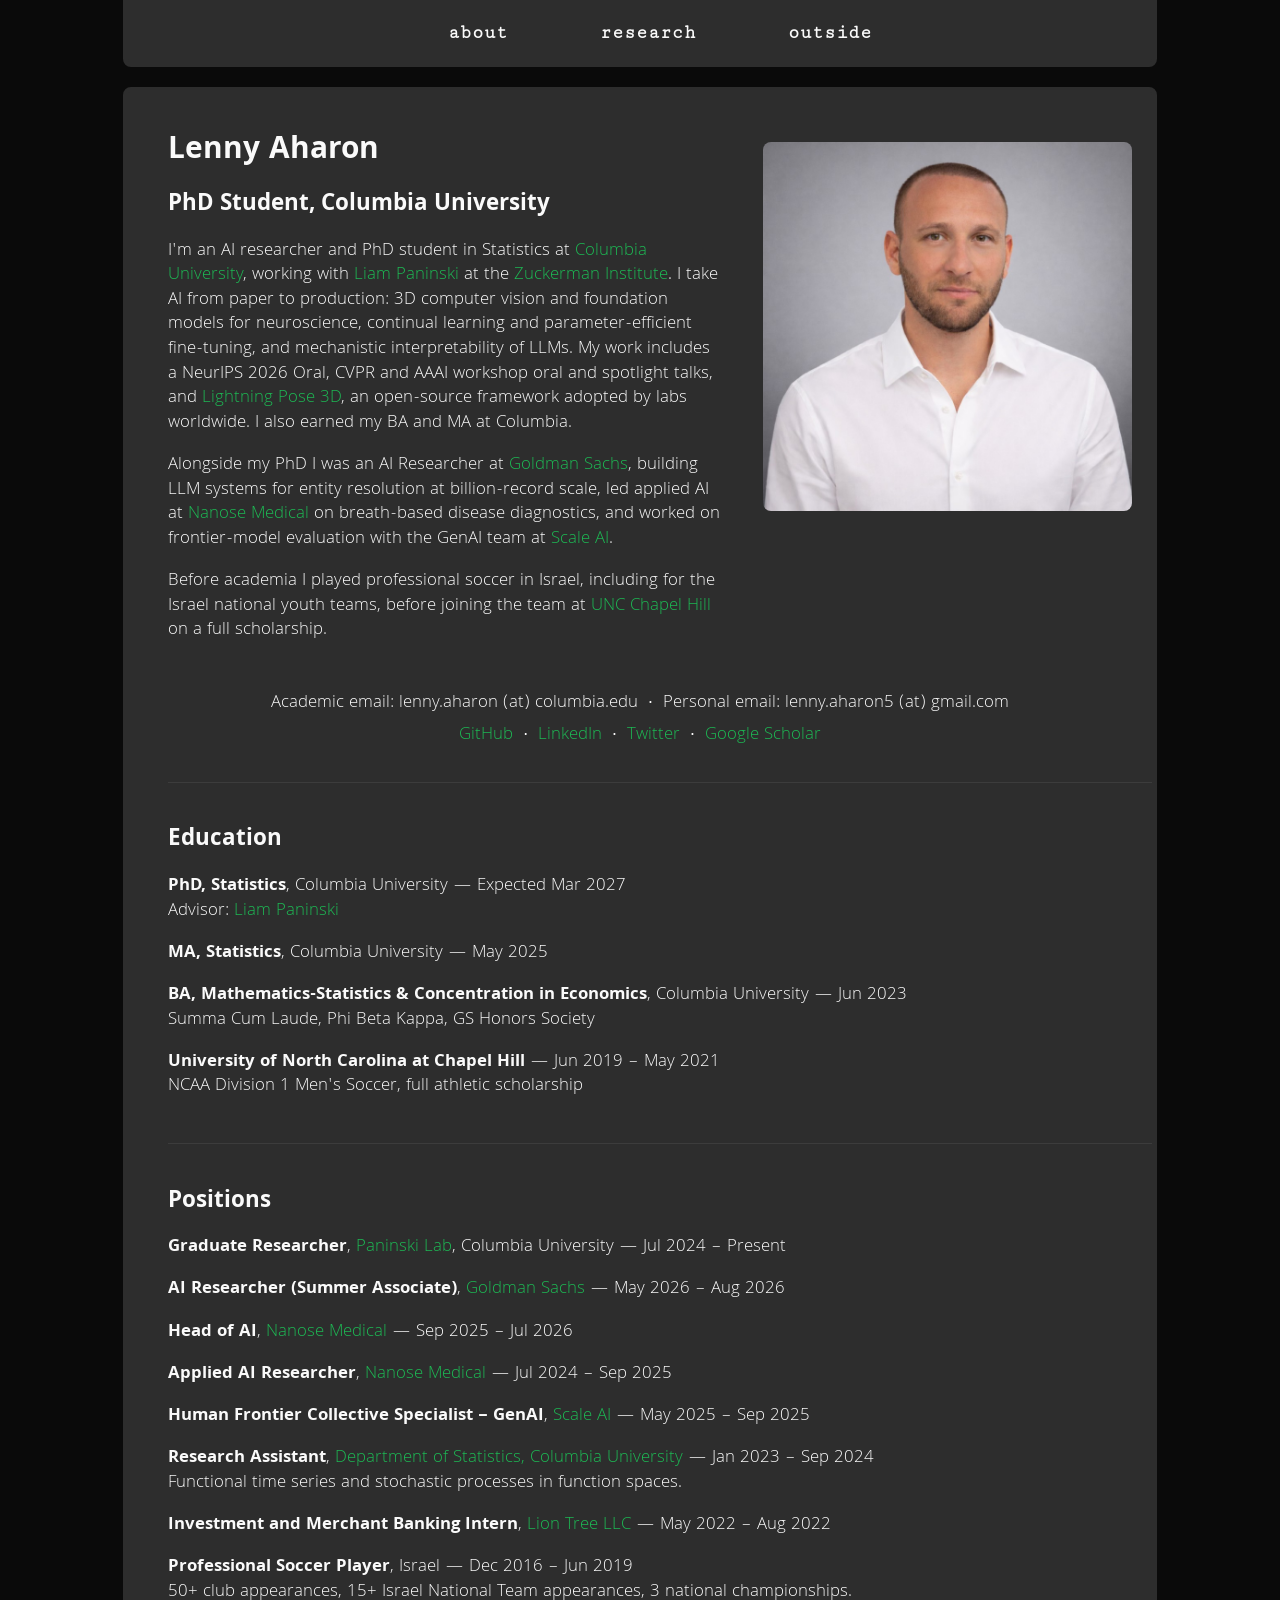
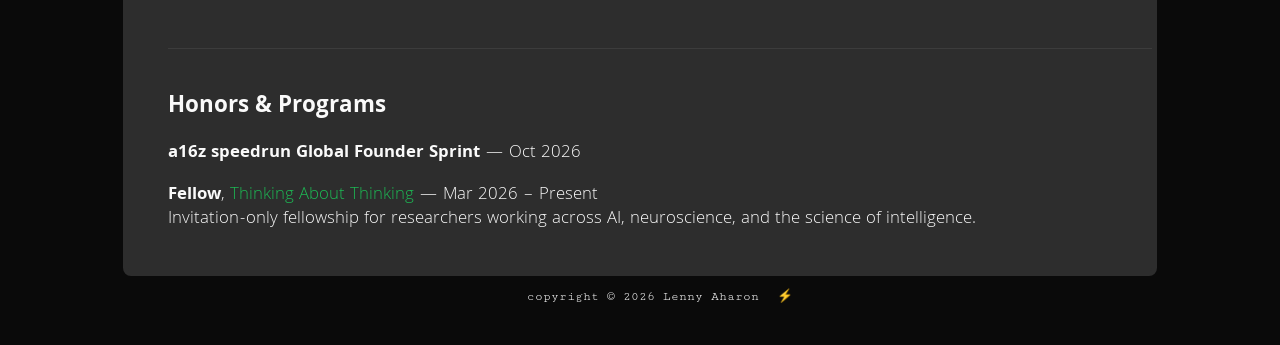
<file: index.html>
<!DOCTYPE html>
<html class="gray-page">

<head>
	<meta http-equiv="content-type" content="text/html" charset="utf-8" />
	<meta name="google-site-verification" content="PdTDnXDOZQhx_RtbPj1OpTzBhbIfA_D7j1-U77cII1U" />
	<meta name="description" content="Lenny Aharon — AI researcher and Statistics PhD student at Columbia University, working with Liam Paninski on 3D computer vision, foundation models, and continual learning. NeurIPS 2026 Oral. Previously AI Researcher at Goldman Sachs and Scale AI." />
	<meta property="og:type" content="profile" />
	<meta property="og:url" content="https://lennyaharon.github.io/" />
	<meta property="og:title" content="Lenny Aharon" />
	<meta property="og:description" content="AI researcher and Statistics PhD student at Columbia University. NeurIPS 2026 Oral. Previously Goldman Sachs, Nanose Medical, Scale AI. Former professional soccer player." />
	<meta property="og:image" content="https://lennyaharon.github.io/images/lenny_headshot_gray.png" />
	<meta name="twitter:card" content="summary" />
	<meta name="twitter:title" content="Lenny Aharon" />
	<meta name="twitter:description" content="AI researcher and Statistics PhD student at Columbia University. NeurIPS 2026 Oral. Previously Goldman Sachs, Nanose Medical, Scale AI." />
	<meta name="twitter:image" content="https://lennyaharon.github.io/images/lenny_headshot_gray.png" />
	<link type="text/css" rel="stylesheet" href="css/stylesheet.css" />
	<title>lenny aharon | about</title>
	<link rel="icon" href="images/favicon.png">
	<script type="application/ld+json">
	{
		"@context": "https://schema.org",
		"@type": "Person",
		"name": "Lenny Aharon",
		"url": "https://lennyaharon.github.io",
		"image": "https://lennyaharon.github.io/images/lenny_headshot_gray.png",
		"jobTitle": "PhD Student in Statistics",
		"worksFor": [
			{"@type": "Organization", "name": "Columbia University"}
		],
		"alumniOf": [
			{"@type": "EducationalOrganization", "name": "Columbia University"},
			{"@type": "EducationalOrganization", "name": "University of North Carolina at Chapel Hill"}
		],
		"sameAs": [
			"https://github.com/LennyAharon",
			"https://www.linkedin.com/in/lenny-aharon/",
			"https://x.com/aharon_lenny",
			"https://scholar.google.com/citations?user=vuOpbEIAAAAJ"
		]
	}
	</script>
</head>

<!--embed google fonts-->
<link href="https://fonts.googleapis.com/css2?family=Cutive+Mono&family=Khula:wght@300&display=swap" rel="stylesheet">


<body class="centered">
	<nav class="centered" style="max-width: 1100px;">
		<ul class="centered">
			<li><a class="link-purp" href="index.html">about</a></li>
			<li><a class="link-purp" href="research.html">research</a></li>
			<li><a class="link-purp" href="art.html">outside</a></li>
		</ul>
	</nav>
	<div class="container centered" style="max-width: 1100px;">
		<div class="left-sub-container" style="width: 58%">
			<div class="left-blurb">
				<h1>Lenny Aharon</h1>
				<h2>PhD Student, Columbia University</h2>
				<p>I'm an AI researcher and PhD student in Statistics at
					<a class="doc-link" href="http://stat.columbia.edu">Columbia University</a>,
					working with
					<a class="doc-link" href="http://www.stat.columbia.edu/~liam/">Liam Paninski</a>
					at the
					<a class="doc-link" href="https://zuckermaninstitute.columbia.edu/">Zuckerman Institute</a>.
					I take AI from paper to production: 3D computer vision and foundation models for neuroscience,
					continual learning and parameter-efficient fine-tuning, and mechanistic interpretability of LLMs.
					My work includes a NeurIPS 2026 Oral, CVPR and AAAI workshop oral and spotlight talks, and
					<a class="doc-link" href="https://github.com/paninski-lab/lightning-pose">Lightning Pose 3D</a>,
					an open-source framework adopted by labs worldwide. I also earned my BA and MA at Columbia.</p>
				<p>Alongside my PhD I was an AI Researcher at
					<a class="doc-link" href="https://www.goldmansachs.com/">Goldman Sachs</a>,
					building LLM systems for entity resolution at billion-record scale, led applied AI at
					<a class="doc-link" href="https://www.nanose-medical.com/">Nanose Medical</a>
					on breath-based disease diagnostics, and worked on frontier-model evaluation with the GenAI team at
					<a class="doc-link" href="https://scale.com/">Scale AI</a>.</p>
				<p>Before academia I played professional soccer in Israel, including for the Israel national youth teams,
					before joining the team at
					<a class="doc-link" href="https://goheels.com/sports/mens-soccer">UNC Chapel Hill</a>
					on a full scholarship.</p>
			</div>
		</div>
		<div class="right-sub-container" style="width: 38%">
			<div class="right-image" style="padding-top: 50px">
				<img src="images/lenny_headshot_gray.png" style="border-radius: 8px" />
			</div>
		</div>

		<!-- Contact / social links -->
		<div class="cv-section">
			<div class="center-blurb" style="text-align: center; padding-top: 10px; padding-bottom: 10px;">
				<p style="margin: 0;">Academic email: lenny.aharon (at) columbia.edu
					&nbsp;&middot;&nbsp;
					Personal email: lenny.aharon5 (at) gmail.com</p>
				<p style="margin-top: 8px;">
					<a class="doc-link" href="https://github.com/LennyAharon">GitHub</a>
					&nbsp;&middot;&nbsp;
					<a class="doc-link" href="https://www.linkedin.com/in/lenny-aharon/" target="_blank" rel="noopener noreferrer">LinkedIn</a>
					&nbsp;&middot;&nbsp;
					<a class="doc-link" href="https://x.com/aharon_lenny">Twitter</a>
					&nbsp;&middot;&nbsp;
					<a class="doc-link" href="https://scholar.google.com/citations?user=vuOpbEIAAAAJ&amp;hl=en">Google Scholar</a>
				</p>
			</div>
		</div>

		<div class="cv-break-section"></div>

		<!-- Education -->
		<div class="cv-section">
			<div class="left-blurb">
				<h2>Education</h2>
				<p><b>PhD, Statistics</b>, Columbia University &mdash; Expected Mar 2027<br>
					Advisor: <a class="doc-link" href="http://www.stat.columbia.edu/~liam/">Liam Paninski</a></p>
				<p><b>MA, Statistics</b>, Columbia University &mdash; May 2025</p>
				<p><b>BA, Mathematics-Statistics &amp; Concentration in Economics</b>, Columbia University &mdash; Jun 2023<br>
					Summa Cum Laude, Phi Beta Kappa, GS Honors Society</p>
				<p><b>University of North Carolina at Chapel Hill</b> &mdash; Jun 2019 – May 2021<br>
					NCAA Division 1 Men's Soccer, full athletic scholarship</p>
			</div>
		</div>

		<div class="cv-break-section"></div>

		<!-- Positions -->
		<div class="cv-section">
			<div class="left-blurb">
				<h2>Positions</h2>
				<p><b>Graduate Researcher</b>,
					<a class="doc-link" href="http://www.stat.columbia.edu/~liam/">Paninski Lab</a>, Columbia University
					&mdash; Jul 2024 – Present</p>
				<p><b>AI Researcher (Summer Associate)</b>,
					<a class="doc-link" href="https://www.goldmansachs.com/">Goldman Sachs</a>
					&mdash; May 2026 – Aug 2026</p>
				<p><b>Head of AI</b>,
					<a class="doc-link" href="https://www.nanose-medical.com/">Nanose Medical</a>
					&mdash; Sep 2025 – Jul 2026</p>
				<p><b>Applied AI Researcher</b>,
					<a class="doc-link" href="https://www.nanose-medical.com/">Nanose Medical</a>
					&mdash; Jul 2024 – Sep 2025</p>
				<p><b>Human Frontier Collective Specialist &ndash; GenAI</b>,
					<a class="doc-link" href="https://scale.com/">Scale AI</a>
					&mdash; May 2025 – Sep 2025</p>
				<p><b>Research Assistant</b>,
					<a class="doc-link" href="http://stat.columbia.edu">Department of Statistics, Columbia University</a>
					&mdash; Jan 2023 – Sep 2024<br>
					Functional time series and stochastic processes in function spaces.</p>
				<p><b>Investment and Merchant Banking Intern</b>,
					<a class="doc-link" href="https://liontree.com/">Lion Tree LLC</a>
					&mdash; May 2022 – Aug 2022</p>
				<p><b>Professional Soccer Player</b>, Israel
					&mdash; Dec 2016 – Jun 2019<br>
					50+ club appearances, 15+ Israel National Team appearances, 3 national championships.</p>
			</div>
		</div>

		<div class="cv-break-section"></div>

		<!-- Honors & Programs -->
		<div class="cv-section">
			<div class="left-blurb">
				<h2>Honors &amp; Programs</h2>
				<p><b>a16z speedrun Global Founder Sprint</b> &mdash; Oct 2026</p>
				<p><b>Fellow</b>,
					<a class="doc-link" href="https://www.thinkingaboutthinking.org/">Thinking About Thinking</a>
					&mdash; Mar 2026 – Present<br>
					Invitation-only fellowship for researchers working across AI, neuroscience, and the science of intelligence.</p>
			</div>
		</div>
	</div>
	<footer class="centered">
		<ul class="centered">
			<li>copyright &copy; 2026 Lenny Aharon</li>
			<li>&#x26A1;</li>
			<!-- <li>built on a template from <a class="link-purp" href="https://themattinthehatt.github.io">matt whiteway</a></li> -->
		</ul>
	</footer>
</body>

</html>
</file>
<file: css/stylesheet.css>
/* ----------------------------------------------------------------
                        CSS TAG SELECTORS
-----------------------------------------------------------------*/

body {
	/*width: 100%;*/
	color: #fafafa;
}


/* header and footer */
/*font-family: 'Cutive Mono', monospace;*/
/*font-family: 'Nunito', sans-serif;*/
/*font-family: 'Quicksand', sans-serif;*/
/*font-family: 'Tajawal', sans-serif;*/
/*font-family: 'Mallanna', sans-serif;*/
nav {
	/* 	background-color: #2d2d2d;
	border: 5px solid #000000;
	border-radius: 20px;
	color: #fafafa;
	margin-top: 0px;
	margin-bottom: 10px;
	width: 95%; */
	background-color: #2d2d2d;
	border: 5px solid #2d2d2d;
	/*000000*/
	;
	border-radius: 8px;
	margin-top: -50px;
	margin-bottom: 20px;
	padding-top: 40px;
	width: 80%;
}

nav ul {
	font-family: 'Cutive Mono', Courier, monospace;
	font-size: 1.2em;
	list-style: none;
	font-weight: bold;
	width: 90%;
	/* lists must have a width < 100% to center with auto margins */
	text-align: center;
	/* centers all elements within the list */
}

nav ul li {
	position: relative;
	display: inline-block;
	margin-left: 20px;
	margin-right: 20px;
	padding-left: 20px;
	padding-right: 20px;
}

footer {
	clear: both;
	color: #fafafa;
	width: 80%;
}

footer ul {
	font-family: 'Cutive Mono', Courier, sans-serif;
	font-size: 0.8em;
	list-style: none;
	width: 90%;
	text-align: center;
}

footer ul li {
	position: relative;
	display: inline-block;
	margin-left: 5px;
	margin-right: 5px;
	text-align: center;
}

/* other text */

p {
	font-family: 'Khula', Helvetica, sans-serif;
	font-weight: 300;
	font-size: 1.1em;
	line-height: 1.4em;
}

div img {
	/* this allows for dynamic resizing of image as browser dims are changed */
	max-height: 100%;
	max-width: 100%;
}


/* ----------------------------------------------------------------
                        CLASS SELECTORS
-----------------------------------------------------------------*/

.centered {
	/*width: 100%; !* default; necessary for auto-margins to center container (but also led to horizontal scroll bars)*!*/
	position: relative;
	margin-left: auto;
	margin-right: auto;
	padding-left: auto;
	padding-right: auto;
	/*background: transparent;*/
}

.red-page {
	background-color: #ce5050;
	/*#912d2d; standard red*/
}

.green-page {
	background-color: #50ce54;
	/*#2d912d; standard green*/
}

.light-blue-page {
	background-color: #5086ce;
}

.purple-page {
	background-color: #8f50cc;
	/*#2d2d91; standard blue*/
}

.orange-page {
	background-color: #cd5c2d;
}

.gray-page {
	height: 100%;
	background-color: rgb(10,10,10);
}

.black-page {
	background-color: #191414;
}


/* main container of content for each page */

.container {
	overflow: hidden;
	/*http://stackoverflow.com/questions/1844207/how-to-make-a-div-to-wrap-two-float-divs-inside*/
	margin-top: 10px;
	background-color: #2d2d2d;
	border: 5px solid #2d2d2d;
	/*#000000*/
	border-radius: 8px;
	color: #fafafa;
	width: 80%;
}


/* outer containers for divs floating inside .container div */

.left-sub-container {
	margin: 0px;
	padding: 0px;
	float: left;
	position: relative;
	display: inline;
	/* so two divs can be next to each other */
}

.right-sub-container {
	margin: 0px;
	padding: 0px;
	float: right;
	position: relative;
	display: inline;
	/* so two divs can be next to each other */
}

.center-sub-container {
	margin: 0px;
	padding: 0px;
	position: relative;
	display: inline;
	/* so two divs can be next to each other */
}

.left-blurb {
	text-align: left;
	line-height: 1.15;
	font-family: 'Khula', Helvetica, sans-serif;
	font-weight: 300;
	margin: 0px;
	/* 0 margins for greater control; use padding instead */
	padding-left: 40px;
	padding-top: 20px;
	padding-bottom: 20px;
}

.right-blurb {
	text-align: right;
	font-family: 'Khula', Helvetica, sans-serif;
	font-weight: 300;
	margin: 0px;
	/* 0 margins for greater control; use padding instead */
	padding-right: 40px;
	padding-top: 20px;
	padding-bottom: 20px;
}

.center-blurb {
	text-align: left;
	font-family: 'Khula', Helvetica, sans-serif;
	font-weight: 300;
	margin: 0px;
	/* 0 margins for greater control; use padding instead */
	padding-left: 40px;
	padding-top: 20px;
	padding-bottom: 20px;
	padding-right: 40px;
}

.left-image {
	text-align: left;
	margin: 0px;
	/* 0 margins for greater control; use padding instead */
	padding-left: 40px;
	padding-top: 20px;
	padding-bottom: 20px;
	padding-right: 0px;
}

.right-image {
	text-align: right;
	margin: 0px;
	/* 0 margins for greater control; use padding instead */
	padding-right: 20px;
	padding-top: 20px;
	padding-bottom: 20px;
	padding-left: 0px;
}

.center-image {
	text-align: center;
	margin: 0px;
	/* 0 margins for greater control; use padding instead */
	padding-right: 20px;
	padding-top: 20px;
	padding-bottom: 20px;
	padding-left: 20px;
}

/* https://css-tricks.com/NetMag/FluidWidthVideo/Article-FluidWidthVideo.php */
/* video-wrapper has an intrinsic aspect ratio, and then video-wrapper iframe 
is absolutely positioned within that*/
.video-wrapper-left { /* actual embedded video frame */
	position: relative;
	padding-bottom: 56.25%;
	padding-top: 0px;
	height: 0;
}
.video-wrapper-left iframe {
	position: absolute;
	top: 40px;
	left: 40px;
	width: 100%;
	height: 100%;
    border-radius: 5px;
}

.video-wrapper-right { /* actual embedded video frame */
	position: relative;
	padding-bottom: 56.25%;
	padding-top: 0px;
	height: 0;
}
.video-wrapper-right iframe {
	position: absolute;
	top: 40px;
	right: 40px;
	width: 100%;
	height: 100%;
}

.cv-section {
	clear: both;
	/* make sections sit on top of each other */
}

.cv-break-section {
	/* background color includes padding; get rid of that and just work with margins */
	clear: both;
	height: 1px;
	background-color: rgb(60,60,60);
	margin-top: 5px;
	margin-bottom: 5px;
	margin-left: 40px;
	padding: 0px;
}

.small-link {
	text-decoration: none;
	color: #1DB954;
	/*#e3db00;*/
	font-size: 0.9em;
}
.small-link:hover {
	text-decoration: none;
	color: #7447c6; /* purple */
	/* color: #e3db00; /* yellow */
}

.doc-link {
	text-decoration: none;
	color: #1DB954; /* green */
	font-size: 1em;
}
.doc-link:hover {
	text-decoration: none;
	color: #7447c6; /* purple */
	/* color: #e3db00; /* yellow */
}

/* hyperlinks - purple hover */
.link-purp {
	text-decoration: none;
	color: #fafafa;
}
.link-purp:hover {
	text-decoration: none;
	/* color: #7447c6; /* purple */
	color: #e3db00; /* yellow */
}

/* ----------------------------------------------------------------
                       PSEUDO-CLASS SELECTORS
-----------------------------------------------------------------*/


/* pseudo-class selectors
for links:
1. a:link - an unvisited link
2. a:visited - a visited link
3. a:hover - a link you're hovering your mouse over

_:first-child
_:nth-child(n)

border: 1px dashed #0000ff;

positioning
display property
1. block: makes the element a block box. It won't let anything sit next to it on the page! It takes up the full width
2. inline-block: this makes the element a block box, but will allow other elements to sit next to it on the same line
3. inline: this makes the element sit on the same line as another element, but without formatting it like a block. It
only takes up as much width as it needs (not the whole line)
4. none: this makes the element and its content disappear from the page entirely!

position property
1. absolute: element is positioned in relation to the first parent element it has that *doesn't* have position:static;
    if no such element then gets positioned relative to <html>
2. relative: element moves relative to where it would have landed if it just had the default static positioning
3. fixed: anchors an element to the browser window

div {
	height: 50px;
	width: 100px;
	border: 2px solid black;
	border-radius: 5px;
	border-top:
	padding-right:
	padding: T R B L
	float: right;
	clear: left; (right, both) - element will immediately move below any floating elements on the the left side of the
	                                page
}

ul {
    list-style-type: none;
    position: fixed;
    margin:
}




#navbar {
    position: fixed;
    margin-top: -10px;
	left:50%;
	margin-left:-254px;
	z-index: 1;
}

#header {
	position: relative;
	top: -10px;
	background-color: #3c4543;
	border-top-left-radius: 15px;
	border-top-right-radius: 15px;
	width: 97.5%;
}

*/
</file>
